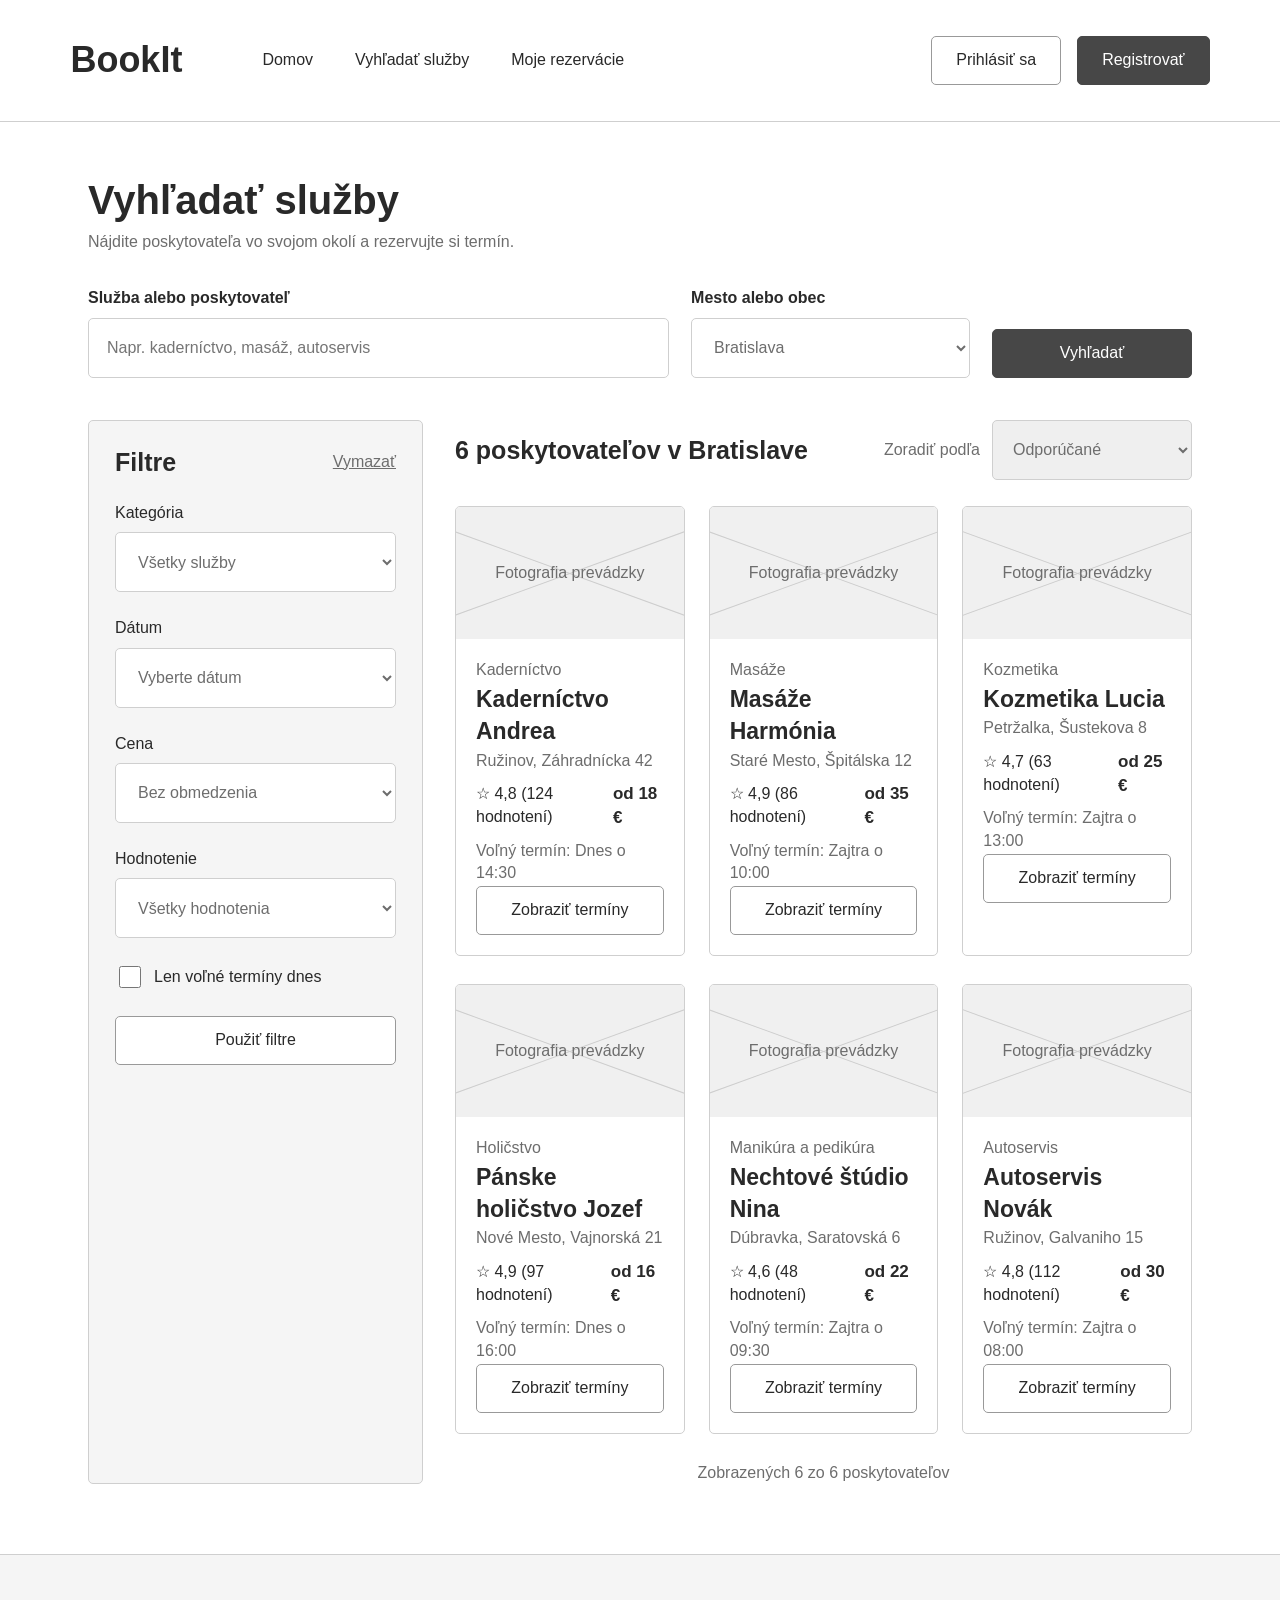
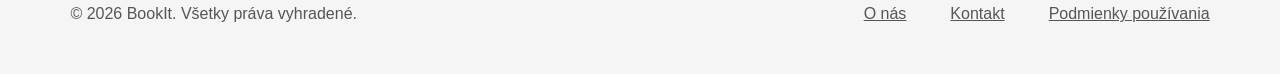
<file: html/index.html>
<!DOCTYPE html>
<html lang="sk">
<head>
    <meta charset="UTF-8">
    <meta name="viewport" content="width=device-width, initial-scale=1.0">
    <title>BookIt - Vyhľadať služby</title>
    <link rel="stylesheet" href="style.css">
</head>
<body>
<header class="site-header">
    <a class="logo" href="index.html">BookIt</a>
    <nav class="main-nav" aria-label="Hlavná navigácia">
        <a href="index.html">Domov</a>
        <a href="index.html" aria-current="page">Vyhľadať služby</a>
        <a href="index.html">Moje rezervácie</a>
    </nav>
    <div class="account-actions">
        <a class="button" href="#">Prihlásiť sa</a>
        <a class="button button-dark" href="#">Registrovať</a>
    </div>
</header>

<main class="page-content">
    <section aria-labelledby="search-title">
        <h1 id="search-title">Vyhľadať služby</h1>
        <p class="lead">Nájdite poskytovateľa vo svojom okolí a rezervujte si termín.</p>
        <form class="search-form" action="index.html" method="get">
            <div class="field">
                <label for="service">Služba alebo poskytovateľ</label>
                <input id="service" name="service" type="search" placeholder="Napr. kaderníctvo, masáž, autoservis">
            </div>
            <div class="field">
                <label for="city">Mesto alebo obec</label>
                <select id="city" name="city">
                    <option>Bratislava</option>
                    <option>Žilina</option>
                    <option>Košice</option>
                </select>
            </div>
            <button class="button-dark" type="submit">Vyhľadať</button>
        </form>
    </section>

    <div class="results-layout">
        <aside class="filter-box" aria-label="Filtre vyhľadávania">
            <div class="filter-heading">
                <h2>Filtre</h2>
                <a href="index.html">Vymazať</a>
            </div>
            <div class="field">
                <label for="category">Kategória</label>
                <select id="category">
                    <option>Všetky služby</option>
                </select>
            </div>
            <div class="field">
                <label for="date">Dátum</label>
                <select id="date">
                    <option>Vyberte dátum</option>
                </select>
            </div>
            <div class="field">
                <label for="price">Cena</label>
                <select id="price">
                    <option>Bez obmedzenia</option>
                </select>
            </div>
            <div class="field">
                <label for="rating">Hodnotenie</label>
                <select id="rating">
                    <option>Všetky hodnotenia</option>
                </select>
            </div>
            <label class="checkbox">
                <input type="checkbox" name="today">
                Len voľné termíny dnes
            </label>
            <button class="full-button" type="button">Použiť filtre</button>
        </aside>

        <section aria-labelledby="results-title">
            <div class="results-heading">
                <h2 id="results-title">6 poskytovateľov v Bratislave</h2>
                <label class="sort">Zoradiť podľa
                    <select>
                        <option>Odporúčané</option>
                        <option>Najlacnejšie</option>
                        <option>Najlepšie hodnotené</option>
                    </select>
                </label>
            </div>
            <div class="cards">
                <article class="card">
                    <div class="placeholder"><span>Fotografia prevádzky</span></div>
                    <div class="card-body">
                        <div class="card-category">Kaderníctvo</div>
                        <h3>Kaderníctvo Andrea</h3>
                        <div class="card-address">Ružinov, Záhradnícka 42</div>
                        <div class="card-price"><span>☆ 4,8 (124 hodnotení)</span><strong>od 18 €</strong></div>
                        <div class="availability">Voľný termín: Dnes o 14:30</div>
                        <a class="button" href="detail.html">Zobraziť termíny</a>
                    </div>
                </article>
                <article class="card">
                    <div class="placeholder"><span>Fotografia prevádzky</span></div>
                    <div class="card-body">
                        <div class="card-category">Masáže</div>
                        <h3>Masáže Harmónia</h3>
                        <div class="card-address">Staré Mesto, Špitálska 12</div>
                        <div class="card-price"><span>☆ 4,9 (86 hodnotení)</span><strong>od 35 €</strong></div>
                        <div class="availability">Voľný termín: Zajtra o 10:00</div>
                        <a class="button" href="detail.html">Zobraziť termíny</a>
                    </div>
                </article>
                <article class="card">
                    <div class="placeholder"><span>Fotografia prevádzky</span></div>
                    <div class="card-body">
                        <div class="card-category">Kozmetika</div>
                        <h3>Kozmetika Lucia</h3>
                        <div class="card-address">Petržalka, Šustekova 8</div>
                        <div class="card-price"><span>☆ 4,7 (63 hodnotení)</span><strong>od 25 €</strong></div>
                        <div class="availability">Voľný termín: Zajtra o 13:00</div>
                        <a class="button" href="detail.html">Zobraziť termíny</a>
                    </div>
                </article>
                <article class="card">
                    <div class="placeholder"><span>Fotografia prevádzky</span></div>
                    <div class="card-body">
                        <div class="card-category">Holičstvo</div>
                        <h3>Pánske holičstvo Jozef</h3>
                        <div class="card-address">Nové Mesto, Vajnorská 21</div>
                        <div class="card-price"><span>☆ 4,9 (97 hodnotení)</span><strong>od 16 €</strong></div>
                        <div class="availability">Voľný termín: Dnes o 16:00</div>
                        <a class="button" href="detail.html">Zobraziť termíny</a>
                    </div>
                </article>
                <article class="card">
                    <div class="placeholder"><span>Fotografia prevádzky</span></div>
                    <div class="card-body">
                        <div class="card-category">Manikúra a pedikúra</div>
                        <h3>Nechtové štúdio Nina</h3>
                        <div class="card-address">Dúbravka, Saratovská 6</div>
                        <div class="card-price"><span>☆ 4,6 (48 hodnotení)</span><strong>od 22 €</strong></div>
                        <div class="availability">Voľný termín: Zajtra o 09:30</div>
                        <a class="button" href="detail.html">Zobraziť termíny</a>
                    </div>
                </article>
                <article class="card">
                    <div class="placeholder"><span>Fotografia prevádzky</span></div>
                    <div class="card-body">
                        <div class="card-category">Autoservis</div>
                        <h3>Autoservis Novák</h3>
                        <div class="card-address">Ružinov, Galvaniho 15</div>
                        <div class="card-price"><span>☆ 4,8 (112 hodnotení)</span><strong>od 30 €</strong></div>
                        <div class="availability">Voľný termín: Zajtra o 08:00</div>
                        <a class="button" href="detail.html">Zobraziť termíny</a>
                    </div>
                </article>
            </div>
            <p class="results-count">Zobrazených 6 zo 6 poskytovateľov</p>
        </section>
    </div>
</main>

<footer class="site-footer">
    <span>© 2026 BookIt. Všetky práva vyhradené.</span>
    <nav class="footer-nav" aria-label="Pätička">
        <a href="#">O nás</a>
        <a href="#">Kontakt</a>
        <a href="#">Podmienky používania</a>
    </nav>
</footer>
</body>
</html>
</file>
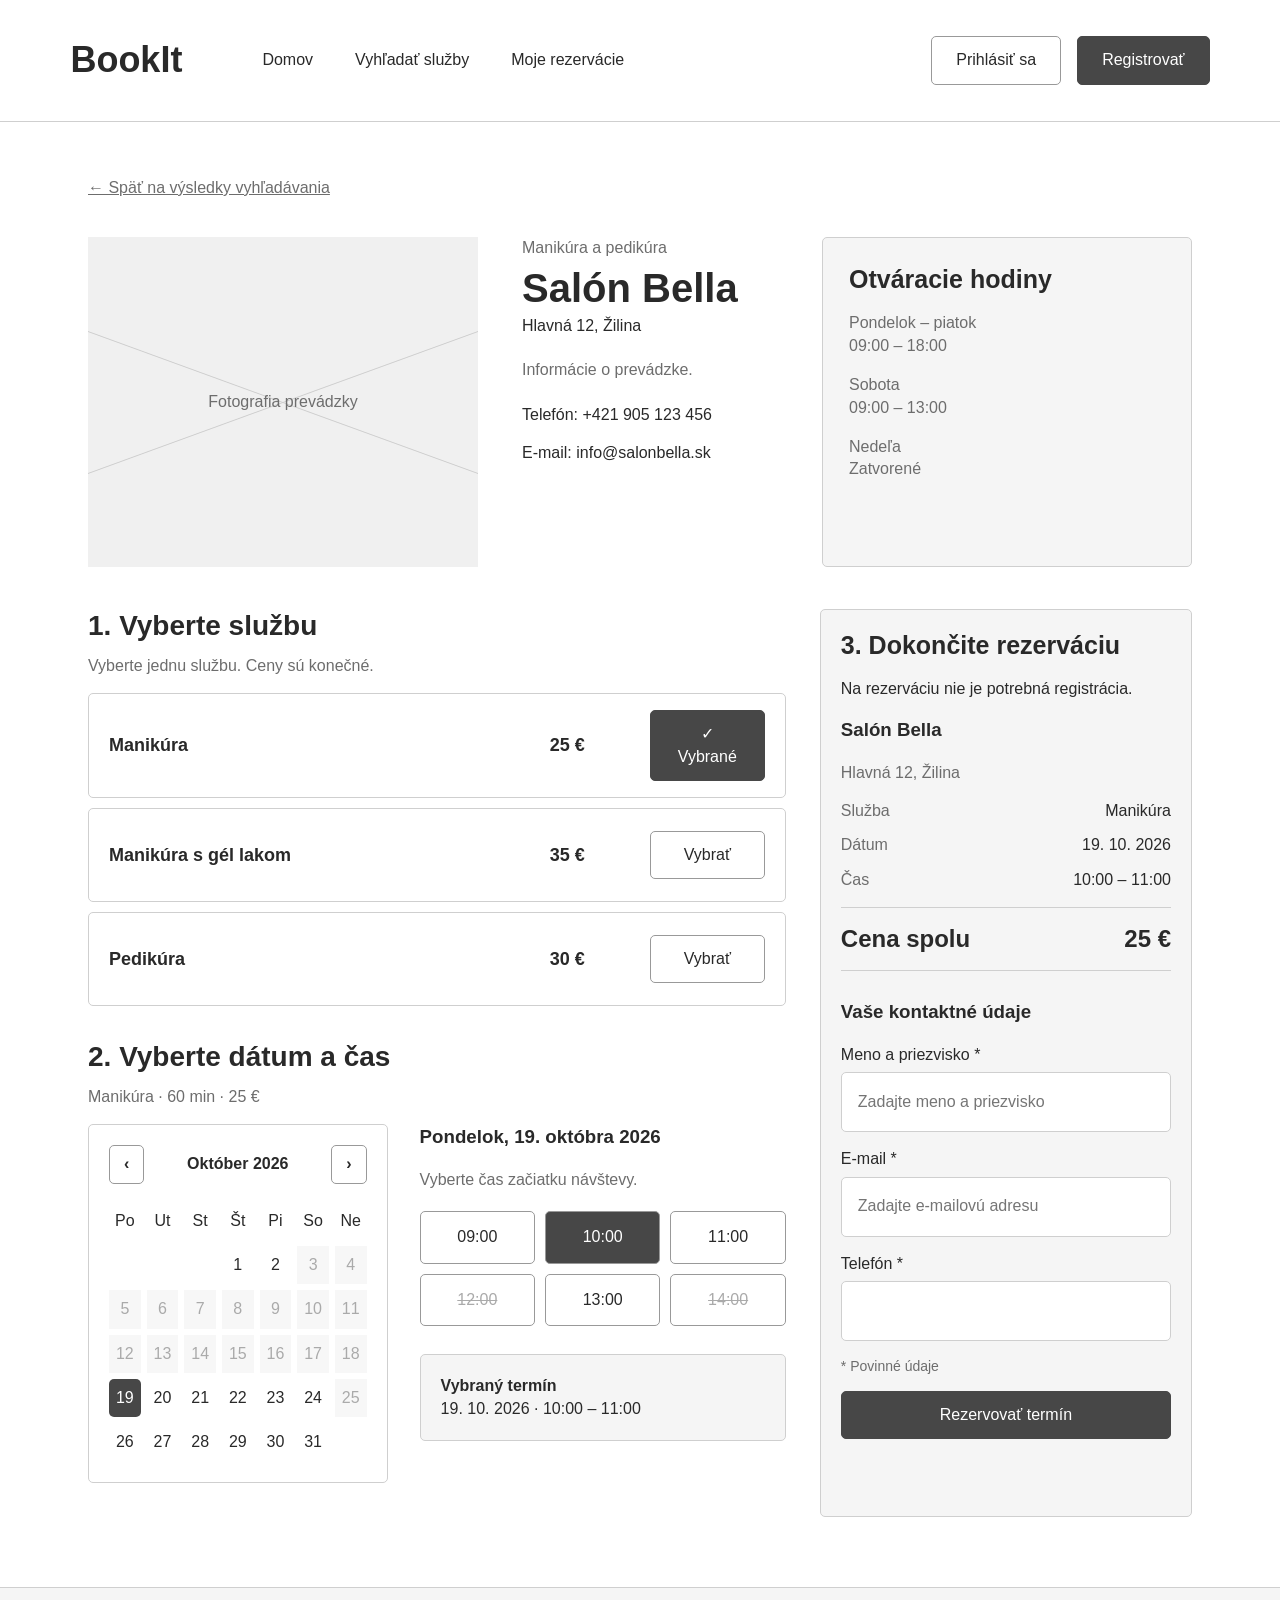
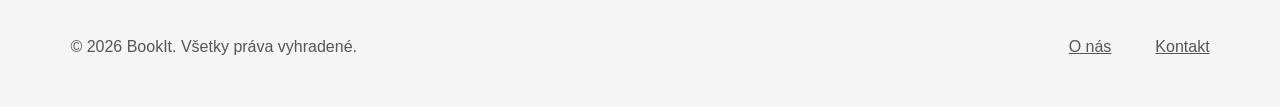
<file: html/detail.html>
<!DOCTYPE html>
<html lang="sk">
<head>
    <meta charset="UTF-8">
    <meta name="viewport" content="width=device-width, initial-scale=1.0">
    <title>BookIt - Salón Bella</title>
    <link rel="stylesheet" href="style.css">
</head>
<body>
<header class="site-header">
    <a class="logo" href="index.html">BookIt</a>
    <nav class="main-nav" aria-label="Hlavná navigácia">
        <a href="index.html">Domov</a>
        <a href="index.html" >Vyhľadať služby</a>
        <a href="index.html">Moje rezervácie</a>
    </nav>
    <div class="account-actions">
        <a class="button" href="#">Prihlásiť sa</a>
        <a class="button button-dark" href="#">Registrovať</a>
    </div>
</header>

<main class="page-content">
    <a class="back-link" href="index.html">← Späť na výsledky vyhľadávania</a>
    <section class="booking-top" aria-labelledby="business-title">
        <div class="placeholder large-placeholder"><span>Fotografia prevádzky</span></div>
        <div class="business-info">
            <p class="category">Manikúra a pedikúra</p>
            <h1 id="business-title">Salón Bella</h1>
            <p>Hlavná 12, Žilina</p>
            <p class="description">Informácie o prevádzke.</p>
            <p>Telefón: +421 905 123 456</p>
            <p>E-mail: info@salonbella.sk</p>
        </div>
        <aside class="summary-box opening-hours" aria-labelledby="hours-title">
            <h2 id="hours-title">Otváracie hodiny</h2>
            <p class="muted">Pondelok – piatok<br><span>09:00 – 18:00</span></p>
            <p class="muted">Sobota<br><span>09:00 – 13:00</span></p>
            <p class="muted">Nedeľa<br><span>Zatvorené</span></p>
        </aside>
    </section>

    <div class="booking-grid">
        <div>
            <section class="step" aria-labelledby="service-title">
                <h2 id="service-title">1. Vyberte službu</h2>
                <p class="muted">Vyberte jednu službu. Ceny sú konečné.</p>
                <div class="service-option">
                    <strong>Manikúra</strong><strong class="price">25 €</strong>
                    <button class="button-dark" type="button">✓ Vybrané</button>
                </div>
                <div class="service-option">
                    <strong>Manikúra s gél lakom</strong><strong class="price">35 €</strong>
                    <button type="button">Vybrať</button>
                </div>
                <div class="service-option">
                    <strong>Pedikúra</strong><strong class="price">30 €</strong>
                    <button type="button">Vybrať</button>
                </div>
            </section>

            <section class="step" aria-labelledby="date-title">
                <h2 id="date-title">2. Vyberte dátum a čas</h2>
                <p class="muted">Manikúra · 60 min · 25 €</p>
                <div class="calendar-time">
                    <div class="calendar">
                        <div class="calendar-title">
                            <button type="button">‹</button>
                            <span>Október 2026</span>
                            <button type="button">›</button>
                        </div>
                        <div class="calendar-days">
                            <span>Po</span><span>Ut</span><span>St</span><span>Št</span><span>Pi</span><span>So</span><span>Ne</span>
                            <span></span><span></span><span></span><span>1</span><span>2</span><span class="muted-day">3</span><span class="muted-day">4</span>
                            <span class="muted-day">5</span><span class="muted-day">6</span><span class="muted-day">7</span><span class="muted-day">8</span><span class="muted-day">9</span><span class="muted-day">10</span><span class="muted-day">11</span>
                            <span class="muted-day">12</span><span class="muted-day">13</span><span class="muted-day">14</span><span class="muted-day">15</span><span class="muted-day">16</span><span class="muted-day">17</span><span class="muted-day">18</span>
                            <span class="selected-day">19</span><span>20</span><span>21</span><span>22</span><span>23</span><span>24</span><span class="muted-day">25</span>
                            <span>26</span><span>27</span><span>28</span><span>29</span><span>30</span><span>31</span><span></span>
                        </div>
                    </div>
                    <div>
                        <h3>Pondelok, 19. októbra 2026</h3>
                        <p class="muted">Vyberte čas začiatku návštevy.</p>
                        <div class="time-buttons">
                            <button type="button">09:00</button><button class="selected" type="button">10:00</button><button type="button">11:00</button>
                            <button class="unavailable" type="button">12:00</button><button type="button">13:00</button><button class="unavailable" type="button">14:00</button>
                        </div>
                        <div class="selected-time">
                            <strong>Vybraný termín</strong><br>
                            19. 10. 2026 · 10:00 – 11:00
                        </div>
                    </div>
                </div>
            </section>
        </div>

        <form class="booking-summary" action="#" method="post">
            <h2>3. Dokončite rezerváciu</h2>
            <p>Na rezerváciu nie je potrebná registrácia.</p>
            <h3>Salón Bella</h3>
            <p class="muted">Hlavná 12, Žilina</p>
            <div class="summary-line"><span class="muted">Služba</span><span>Manikúra</span></div>
            <div class="summary-line"><span class="muted">Dátum</span><span>19. 10. 2026</span></div>
            <div class="summary-line"><span class="muted">Čas</span><span>10:00 – 11:00</span></div>
            <div class="summary-line summary-total"><span>Cena spolu</span><span>25 €</span></div>
            <h3>Vaše kontaktné údaje</h3>
            <label for="name">Meno a priezvisko *</label>
            <input id="name" name="name" type="text" placeholder="Zadajte meno a priezvisko" required>
            <label for="email">E-mail *</label>
            <input id="email" name="email" type="email" placeholder="Zadajte e-mailovú adresu" required>
            <label for="phone">Telefón *</label>
            <input id="phone" name="phone" type="tel" required>
            <p class="required-note">* Povinné údaje</p>
            <button class="button-dark full-button" type="submit">Rezervovať termín</button>
        </form>
    </div>
</main>

<footer class="site-footer">
    <span>© 2026 BookIt. Všetky práva vyhradené.</span>
    <nav class="footer-nav" aria-label="Pätička">
        <a href="#">O nás</a>
        <a href="#">Kontakt</a>
    </nav>
</footer>
</body>
</html>
</file>
<file: html/style.css>
:root {
    --text: #292929;
    --muted: #6d6d6d;
    --border: #cfcfcf;
    --light: #f5f5f5;
    --dark: #474747;
}

* {
    box-sizing: border-box;
}

body {
    margin: 0;
    color: var(--text);
    font-family: Arial, Helvetica, sans-serif;
    font-size: 16px;
    line-height: 1.4;
}

a {
    color: inherit;
}

button,
input,
select {
    font: inherit;
}

button,
.button {
    border: 1px solid #999;
    border-radius: 5px;
    background: white;
    color: var(--text);
    cursor: pointer;
    display: inline-block;
    padding: 12px 24px;
    text-align: center;
    text-decoration: none;
}

.button-dark,
button.button-dark {
    background: var(--dark);
    border-color: var(--dark);
    color: white;
}

.site-header {
    align-items: center;
    border-bottom: 1px solid var(--border);
    display: flex;
    gap: 80px;
    min-height: 122px;
    padding: 25px max(5.5%, 24px);
}

.logo {
    font-size: 36px;
    font-weight: bold;
    text-decoration: none;
}

.main-nav {
    display: flex;
    gap: 42px;
}

.main-nav a {
    text-decoration: none;
}

.account-actions {
    display: flex;
    gap: 16px;
    margin-left: auto;
}

.page-content {
    margin: 55px auto 70px;
    max-width: 1778px;
    padding: 0 24px;
    width: 90%;
}

h1,
h2,
h3,
p {
    margin-top: 0;
}

h1 {
    font-size: 40px;
    line-height: 1.15;
    margin-bottom: 8px;
}

h2 {
    font-size: 28px;
    line-height: 1.2;
}

.lead,
.muted {
    color: var(--muted);
}

.search-form {
    align-items: end;
    display: grid;
    gap: 22px;
    grid-template-columns: minmax(300px, 1fr) minmax(250px, .48fr) 200px;
    margin: 34px 0 42px;
}

.field label {
    display: block;
    font-weight: bold;
    margin-bottom: 8px;
}

.field input,
.field select {
    background: white;
    border: 1px solid var(--border);
    border-radius: 5px;
    color: var(--muted);
    min-height: 60px;
    padding: 0 18px;
    width: 100%;
}

.results-layout {
    display: grid;
    gap: 32px;
    grid-template-columns: 335px 1fr;
}

.filter-box,
.summary-box {
    background: var(--light);
    border: 1px solid var(--border);
    border-radius: 5px;
    padding: 26px;
}

.filter-heading {
    align-items: center;
    display: flex;
    justify-content: space-between;
}

.filter-heading h2 {
    font-size: 25px;
    margin: 0;
}

.filter-heading a {
    color: var(--muted);
}

.filter-box .field {
    margin-top: 25px;
}

.filter-box .field label {
    font-weight: normal;
}

.checkbox {
    align-items: center;
    display: flex;
    gap: 10px;
    margin: 25px 0;
}

.checkbox input {
    height: 22px;
    width: 22px;
}

.full-button {
    width: 100%;
}

.results-heading {
    align-items: center;
    display: flex;
    justify-content: space-between;
    margin-bottom: 26px;
}

.results-heading h2 {
    font-size: 25px;
    margin: 0;
}

.sort {
    align-items: center;
    color: var(--muted);
    display: flex;
    gap: 12px;
}

.sort select {
    border: 1px solid var(--border);
    border-radius: 5px;
    color: var(--muted);
    min-height: 60px;
    padding: 0 16px;
}

.cards {
    display: grid;
    gap: 28px 24px;
    grid-template-columns: repeat(3, minmax(0, 1fr));
}

.card {
    border: 1px solid var(--border);
    border-radius: 5px;
    overflow: hidden;
}

.placeholder {
    align-items: center;
    background-color: #f0f0f0;
    color: var(--muted);
    display: flex;
    justify-content: center;
    min-height: 132px;
    overflow: hidden;
    position: relative;
}

.placeholder::before,
.placeholder::after {
    border-top: 1px solid #cecece;
    content: "";
    left: -10%;
    position: absolute;
    top: 50%;
    transform: rotate(20deg);
    width: 120%;
}

.placeholder::after {
    transform: rotate(-20deg);
}

.placeholder span {
    position: relative;
    z-index: 1;
}

.card-body {
    padding: 20px;
}

.card-category {
    color: var(--muted);
    margin-bottom: 2px;
}

.card h3 {
    font-size: 23px;
    margin-bottom: 2px;
}

.card-address,
.availability {
    color: var(--muted);
}

.card-price {
    align-items: center;
    display: flex;
    justify-content: space-between;
    margin: 10px 0;
}

.card-price strong {
    font-size: 17px;
}

.card .button {
    margin-top: 2px;
    width: 100%;
}

.results-count {
    color: var(--muted);
    margin: 28px 0 0;
    text-align: center;
}

.site-footer {
    align-items: center;
    background: var(--light);
    border-top: 1px solid var(--border);
    color: #555;
    display: flex;
    justify-content: space-between;
    min-height: 120px;
    padding: 25px max(5.5%, 24px);
}

.footer-nav {
    display: flex;
    gap: 44px;
}

.booking-top {
    display: grid;
    gap: 44px;
    grid-template-columns: 390px 1fr 370px;
    margin-bottom: 42px;
}

.large-placeholder {
    min-height: 330px;
}

.business-info h1 {
    margin: 5px 0 4px;
}

.business-info .category {
    color: var(--muted);
    margin-bottom: 0;
}

.business-info .description {
    color: var(--muted);
    margin: 22px 0;
}

.opening-hours h2,
.booking-summary h2 {
    font-size: 25px;
    margin-bottom: 18px;
}

.opening-hours p {
    margin-bottom: 17px;
}

.booking-grid {
    display: grid;
    gap: 34px;
    grid-template-columns: minmax(0, 1.5fr) minmax(350px, .8fr);
}

.step {
    margin-bottom: 34px;
}

.step h2 {
    margin-bottom: 12px;
}

.service-option {
    align-items: center;
    border: 1px solid var(--border);
    border-radius: 5px;
    display: grid;
    gap: 20px;
    grid-template-columns: 1fr 80px 115px;
    margin: 10px 0;
    min-height: 94px;
    padding: 16px 20px;
}

.service-option strong {
    font-size: 18px;
}

.calendar-time {
    display: grid;
    gap: 32px;
    grid-template-columns: minmax(260px, .9fr) minmax(320px, 1.1fr);
}

.calendar,
.selected-time,
.booking-summary {
    border: 1px solid var(--border);
    border-radius: 5px;
    padding: 20px;
}

.calendar-title {
    align-items: center;
    display: flex;
    font-weight: bold;
    justify-content: space-between;
    margin-bottom: 18px;
}

.calendar-title button {
    padding: 7px 14px;
}

.calendar-days {
    display: grid;
    gap: 6px;
    grid-template-columns: repeat(7, 1fr);
    text-align: center;
}

.calendar-days span {
    padding: 8px 2px;
}

.calendar-days .muted-day {
    color: #aaa;
    background: #f7f7f7;
}

.calendar-days .selected-day {
    background: var(--dark);
    border-radius: 5px;
    color: white;
}

.time-buttons {
    display: grid;
    gap: 10px;
    grid-template-columns: repeat(3, 1fr);
    margin: 20px 0 28px;
}

.time-buttons button {
    padding: 14px 8px;
}

.time-buttons .selected {
    background: var(--dark);
    color: white;
}

.time-buttons .unavailable {
    color: #aaa;
    text-decoration: line-through;
}

.selected-time {
    background: var(--light);
}

.booking-summary {
    background: var(--light);
}

.summary-line {
    display: flex;
    justify-content: space-between;
    margin: 12px 0;
}

.summary-total {
    border-bottom: 1px solid var(--border);
    border-top: 1px solid var(--border);
    font-size: 24px;
    font-weight: bold;
    margin: 16px 0 28px;
    padding: 14px 0;
}

.booking-summary hr {
    border: 0;
    border-top: 1px solid var(--border);
    margin: 28px 0;
}

.booking-summary input {
    border: 1px solid var(--border);
    border-radius: 5px;
    margin: 6px 0 16px;
    min-height: 60px;
    padding: 0 16px;
    width: 100%;
}

.required-note {
    color: var(--muted);
    font-size: 14px;
}

.back-link {
    color: var(--muted);
    display: inline-block;
    margin-bottom: 38px;
}

@media (max-width: 1100px) {
    .site-header {
        gap: 35px;
    }

    .results-layout,
    .booking-top,
    .booking-grid {
        grid-template-columns: 1fr;
    }

    .cards {
        grid-template-columns: repeat(2, minmax(0, 1fr));
    }

    .booking-top {
        gap: 25px;
    }

    .large-placeholder {
        max-width: 500px;
    }
}

@media (max-width: 700px) {
    .site-header {
        align-items: flex-start;
        flex-wrap: wrap;
        gap: 18px 24px;
        min-height: 0;
        padding: 20px 18px;
    }

    .logo {
        font-size: 30px;
    }

    .main-nav {
        gap: 18px;
        order: 3;
        width: 100%;
    }

    .account-actions {
        gap: 8px;
    }

    .account-actions .button {
        padding: 9px 12px;
    }

    .page-content {
        margin: 32px auto 45px;
        padding: 0 12px;
        width: 100%;
    }

    h1 {
        font-size: 32px;
    }

    h2 {
        font-size: 24px;
    }

    .search-form,
    .calendar-time {
        grid-template-columns: 1fr;
    }

    .search-form {
        margin: 25px 0 30px;
    }

    .results-heading {
        align-items: flex-start;
        flex-direction: column;
        gap: 14px;
    }

    .cards {
        grid-template-columns: 1fr;
    }

    .sort {
        width: 100%;
    }

    .sort select {
        flex: 1;
    }

    .service-option {
        gap: 8px;
        grid-template-columns: 1fr auto;
    }

    .service-option .price {
        grid-column: 2;
        grid-row: 1;
    }

    .service-option .button {
        grid-column: 1 / -1;
        grid-row: 2;
    }

    .large-placeholder {
        min-height: 240px;
    }

    .site-footer {
        align-items: flex-start;
        flex-direction: column;
        gap: 18px;
        padding: 24px;
    }

    .footer-nav {
        flex-wrap: wrap;
        gap: 18px 26px;
    }
}
</file>
